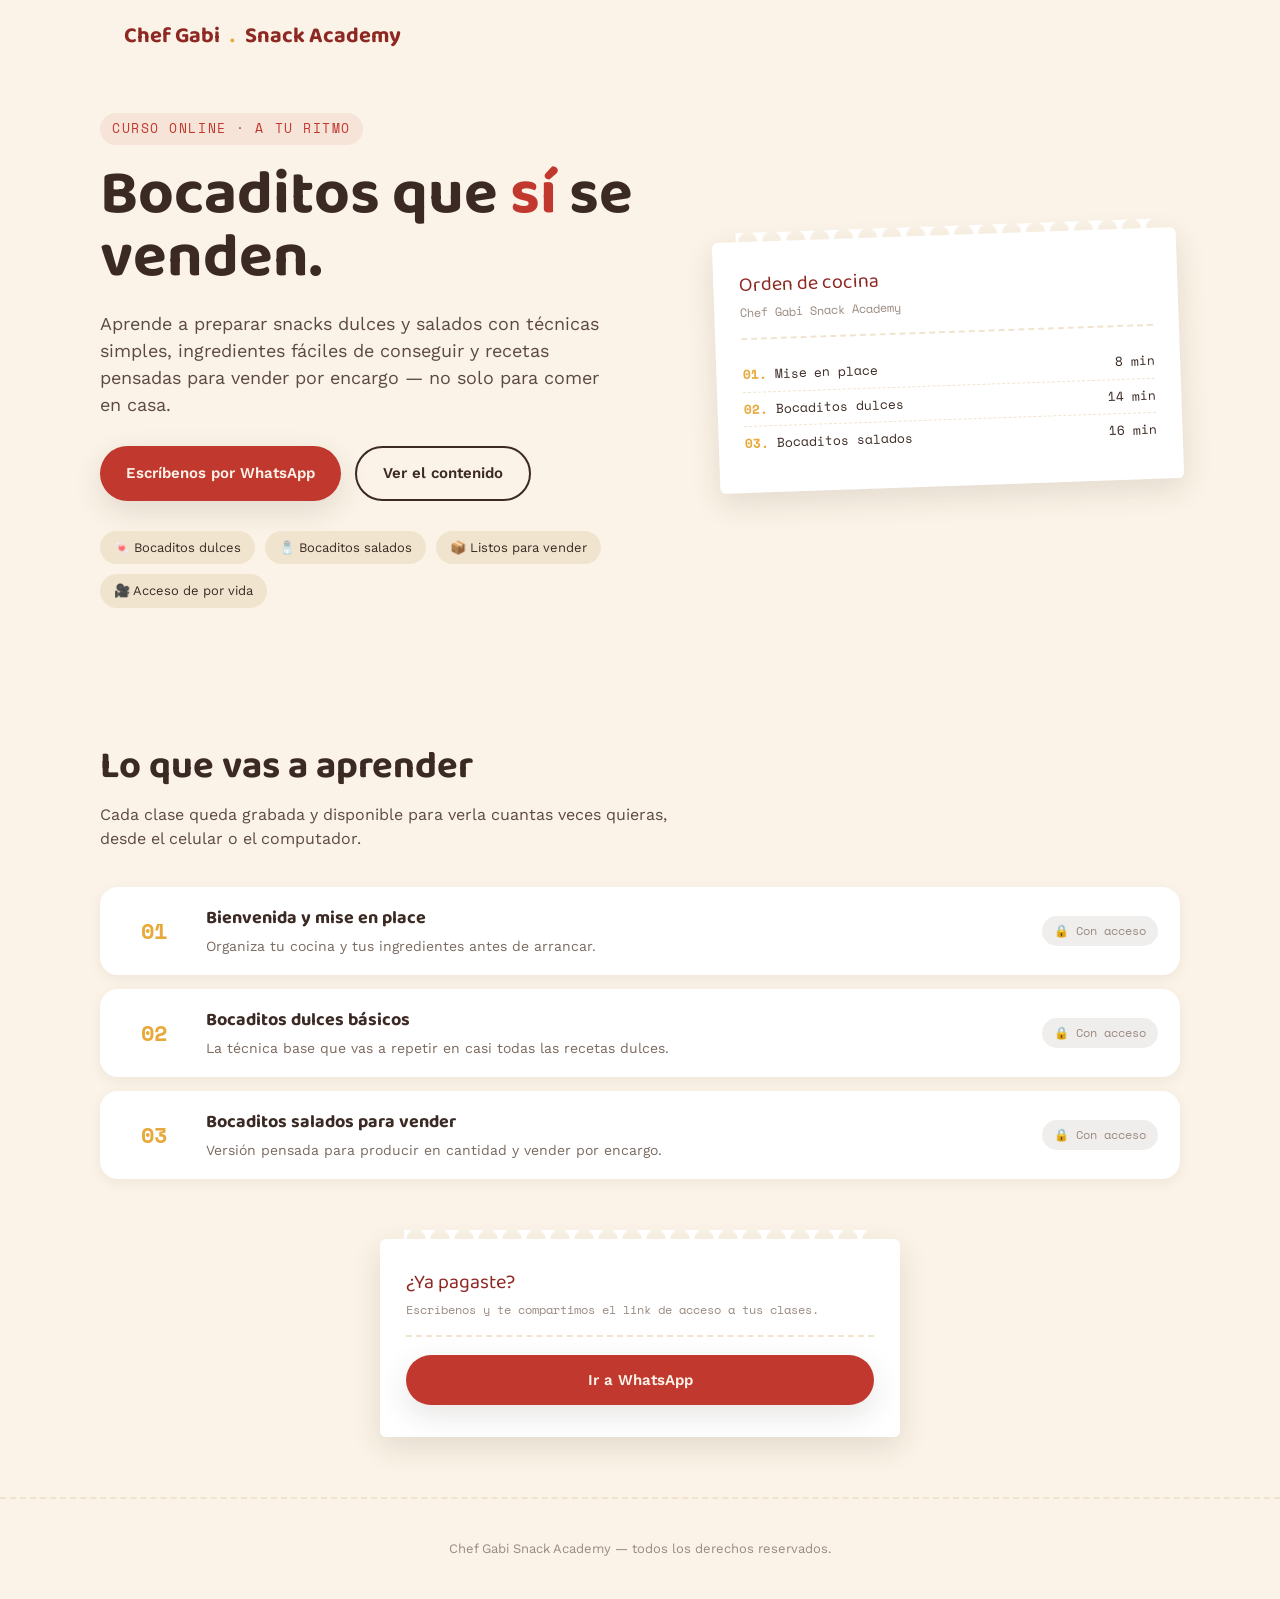
<file: index.html>
<!DOCTYPE html>
<html lang="es">
<head>
<meta charset="UTF-8">
<meta name="viewport" content="width=device-width, initial-scale=1.0">
<title>Chef Gabi Snack Academy — Bocaditos dulces y salados</title>
<meta name="description" content="Aprende a preparar bocaditos dulces y salados listos para vender, paso a paso, con Chef Gabi.">
<link rel="preconnect" href="https://fonts.googleapis.com">
<link href="https://fonts.googleapis.com/css2?family=Baloo+2:wght@600;700;800&family=Work+Sans:wght@400;500;600&family=Space+Mono:wght@400;700&display=swap" rel="stylesheet">
<link rel="stylesheet" href="estilos.css">
</head>
<body>

<header class="topbar">
  <div class="envoltura">
    <a href="#" class="marca">Chef Gabi<span class="punto">.</span>Snack Academy</a>
  </div>
</header>

<main>
  <section class="hero envoltura">
    <div>
      <span class="eyebrow">Curso online · a tu ritmo</span>
      <h1>Bocaditos que <em>sí</em> se venden.</h1>
      <p class="lead">Aprende a preparar snacks dulces y salados con técnicas simples, ingredientes fáciles de conseguir y recetas pensadas para vender por encargo — no solo para comer en casa.</p>
      <div class="acciones">
        <a href="https://wa.me/" class="boton boton-primario">Escríbenos por WhatsApp</a>
        <a href="#clases" class="boton boton-secundario">Ver el contenido</a>
      </div>
      <div class="tags">
        <span class="tag">🍬 Bocaditos dulces</span>
        <span class="tag">🧂 Bocaditos salados</span>
        <span class="tag">📦 Listos para vender</span>
        <span class="tag">🎥 Acceso de por vida</span>
      </div>
    </div>

    <div class="boleta">
      <p class="titulo-boleta">Orden de cocina</p>
      <p class="sub-boleta">Chef Gabi Snack Academy</p>
      <ul>
        <li><span><span class="num">01.</span> Mise en place</span> <span>8 min</span></li>
        <li><span><span class="num">02.</span> Bocaditos dulces</span> <span>14 min</span></li>
        <li><span><span class="num">03.</span> Bocaditos salados</span> <span>16 min</span></li>
      </ul>
    </div>
  </section>

  <section class="seccion envoltura" id="clases">
    <h2>Lo que vas a aprender</h2>
    <p class="desc">Cada clase queda grabada y disponible para verla cuantas veces quieras, desde el celular o el computador.</p>

    <div class="lista-clases">
      <div class="clase">
        <div class="indice">01</div>
        <div>
          <h3>Bienvenida y mise en place</h3>
          <p>Organiza tu cocina y tus ingredientes antes de arrancar.</p>
        </div>
        <span class="estado bloqueada">🔒 Con acceso</span>
      </div>
      <div class="clase">
        <div class="indice">02</div>
        <div>
          <h3>Bocaditos dulces básicos</h3>
          <p>La técnica base que vas a repetir en casi todas las recetas dulces.</p>
        </div>
        <span class="estado bloqueada">🔒 Con acceso</span>
      </div>
      <div class="clase">
        <div class="indice">03</div>
        <div>
          <h3>Bocaditos salados para vender</h3>
          <p>Versión pensada para producir en cantidad y vender por encargo.</p>
        </div>
        <span class="estado bloqueada">🔒 Con acceso</span>
      </div>
    </div>
  </section>

  <section class="seccion envoltura" style="padding-top:0;">
    <div class="boleta" style="transform:none; max-width:520px; margin:0 auto;">
      <p class="titulo-boleta">¿Ya pagaste?</p>
      <p class="sub-boleta">Escríbenos y te compartimos el link de acceso a tus clases.</p>
      <a href="https://wa.me/" class="boton boton-primario" style="width:100%; justify-content:center; font-family:'Work Sans', sans-serif;">Ir a WhatsApp</a>
    </div>
  </section>
</main>

<footer class="pie">
  <div class="envoltura">Chef Gabi Snack Academy — todos los derechos reservados.</div>
</footer>

</body>
</html>
</file>
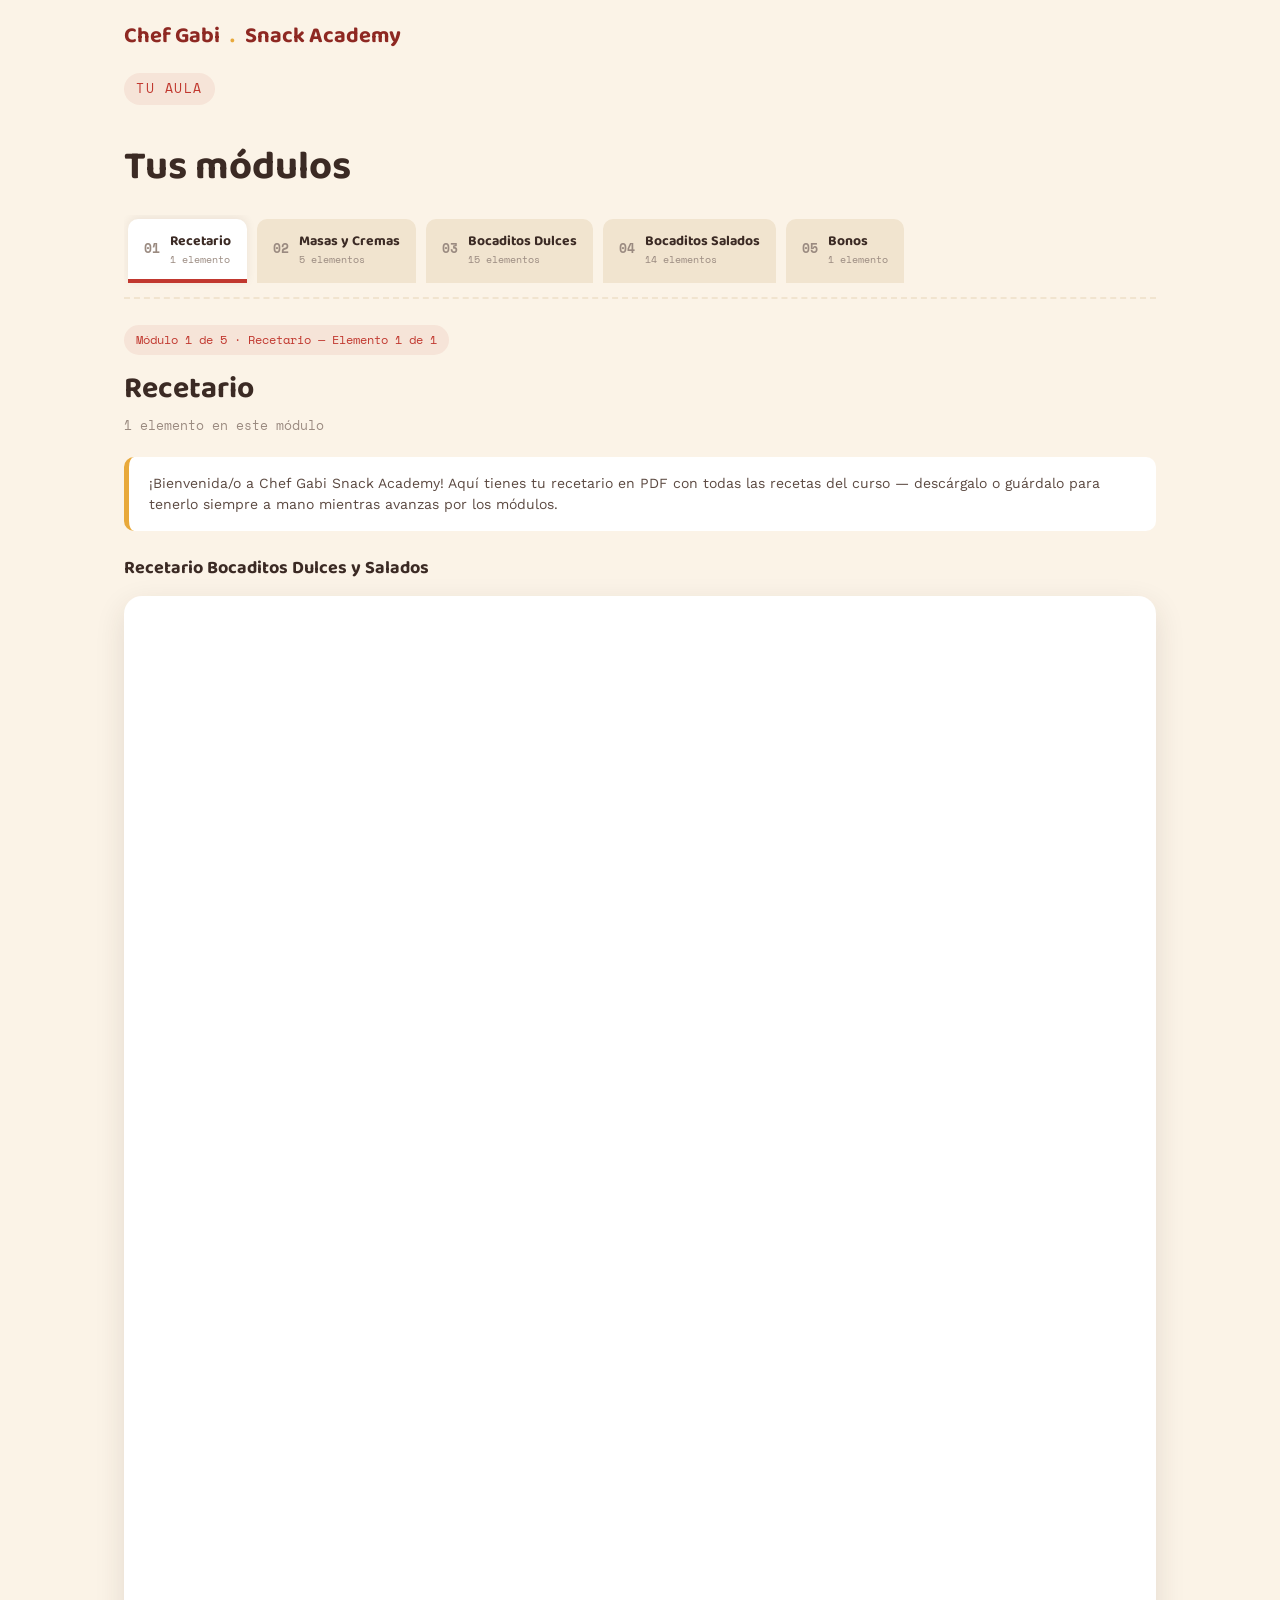
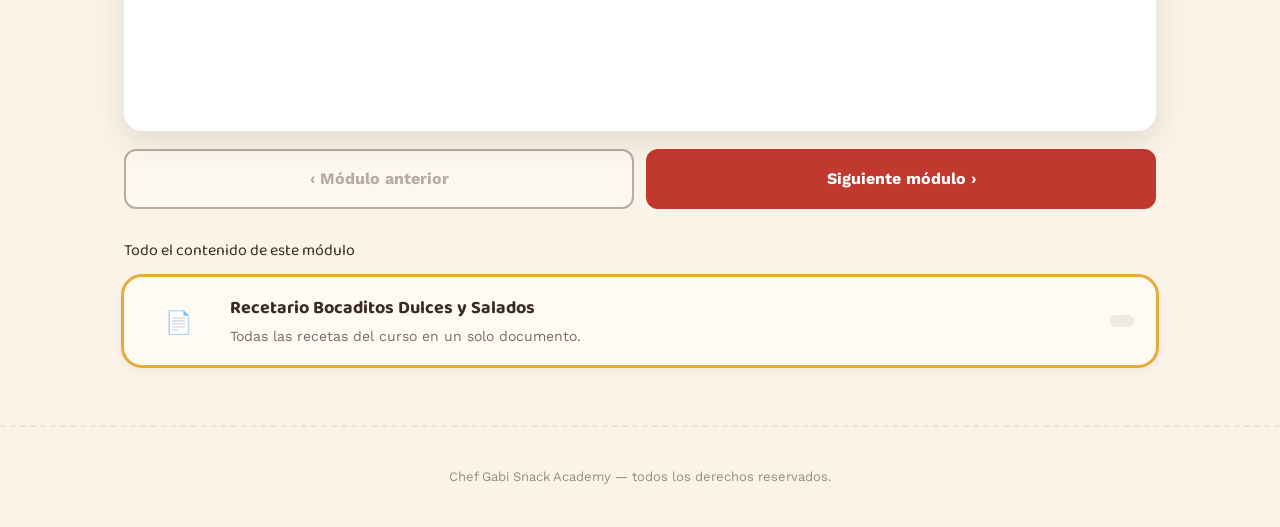
<file: aula-xk92m7.html>
<!DOCTYPE html>
<html lang="es">
<head>
<meta charset="UTF-8">
<meta name="viewport" content="width=device-width, initial-scale=1.0">
<!-- noindex: esta página no debe aparecer en buscadores -->
<meta name="robots" content="noindex, nofollow">
<title>Tus clases — Chef Gabi Snack Academy</title>
<link rel="preconnect" href="https://fonts.googleapis.com">
<link href="https://fonts.googleapis.com/css2?family=Baloo+2:wght@600;700;800&family=Work+Sans:wght@400;500;600&family=Space+Mono:wght@400;700&display=swap" rel="stylesheet">
<link rel="stylesheet" href="estilos.css">
</head>
<body>

<header class="topbar">
  <div class="envoltura">
    <a href="index.html" class="marca">Chef Gabi<span class="punto">.</span>Snack Academy</a>
  </div>
</header>

<main class="envoltura" style="padding-bottom:60px;">
  <span class="eyebrow">Tu aula</span>
  <h1 style="font-family:var(--display); font-size:clamp(28px,4vw,40px); margin:14px 0 18px;">Tus módulos</h1>

  <nav class="panel-modulos" id="panel-modulos">
    <p style="color:#9a8a80; font-size:14px;">Cargando módulos...</p>
  </nav>

  <div class="contenido-modulo">
    <p class="migas" id="migas"></p>
    <h2 id="titulo-modulo-activo">—</h2>
    <span class="cuenta-total" id="cuenta-total-modulo"></span>

    <div class="mensaje-modulo" id="mensaje-modulo"></div>

    <div id="reproductor" style="display:none;">
      <h3 id="titulo-reproductor" style="font-family:var(--display); font-size:18px; margin-bottom:14px;"></h3>
      <div class="video-envoltura" id="envoltura-video">
        <iframe id="iframe-video" src="" allow="autoplay; fullscreen; picture-in-picture" allowfullscreen webkitallowfullscreen mozallowfullscreen></iframe>
      </div>

      <div class="nav-clases">
        <button id="btn-anterior" class="boton-nav">‹ Anterior</button>
        <button id="btn-siguiente" class="boton-nav boton-nav-primario">Siguiente ›</button>
      </div>
    </div>

    <p class="titulo-lista">Todo el contenido de este módulo</p>
    <div class="lista-clases" id="lista-clases"></div>
  </div>
</main>

<footer class="pie">
  <div class="envoltura">Chef Gabi Snack Academy — todos los derechos reservados.</div>
</footer>

<script src="aula.js"></script>
</body>
</html>
</file>
<file: estilos.css>
/* Reset mínimo compartido por todos los productos del portafolio */
* { margin: 0; padding: 0; box-sizing: border-box; }
img, svg { display: block; max-width: 100%; }
h1, h2, h3, h4, p, ul { margin: 0; }
button { font: inherit; }
/* ============================================================
   CHEF GABI SNACK ACADEMY — sistema de diseño
   Paleta: "boleta de cocina" — cereza, mostaza, cacao, crema, salvia
   ============================================================ */

:root {
  --crema: #FBF3E7;
  --crema-osc: #F1E4CF;
  --cereza: #C1382F;
  --cereza-osc: #8E2822;
  --mostaza: #E8A93B;
  --cacao: #3B2A24;
  --salvia: #7C9473;

  --display: 'Baloo 2', system-ui, sans-serif;
  --body: 'Work Sans', system-ui, sans-serif;
  --mono: 'Space Mono', monospace;

  --radio: 18px;
  --sombra: 0 10px 30px rgba(59, 42, 36, 0.12);
}

* { box-sizing: border-box; }

html { scroll-behavior: smooth; }

@media (prefers-reduced-motion: reduce) {
  html { scroll-behavior: auto; }
  * { animation-duration: 0.01ms !important; animation-iteration-count: 1 !important; transition-duration: 0.01ms !important; }
}

body {
  margin: 0;
  background: var(--crema);
  color: var(--cacao);
  font-family: var(--body);
  line-height: 1.5;
  -webkit-font-smoothing: antialiased;
}

a { color: inherit; }

:focus-visible {
  outline: 3px solid var(--salvia);
  outline-offset: 3px;
}

.envoltura {
  max-width: 1080px;
  margin: 0 auto;
  padding: 0 24px;
}

/* ---------- Encabezado ---------- */
.topbar {
  padding: 20px 0;
}

.marca {
  display: flex;
  align-items: center;
  gap: 10px;
  font-family: var(--display);
  font-size: 22px;
  font-weight: 700;
  color: var(--cereza-osc);
  text-decoration: none;
}

.marca span.punto {
  color: var(--mostaza);
}

/* ---------- Hero: boleta de cocina ---------- */
.hero {
  padding: 40px 0 70px;
  display: grid;
  grid-template-columns: 1.1fr 0.9fr;
  gap: 48px;
  align-items: center;
}

@media (max-width: 860px) {
  .hero { grid-template-columns: 1fr; padding-bottom: 40px; }
}

.eyebrow {
  font-family: var(--mono);
  font-size: 13px;
  letter-spacing: 0.12em;
  text-transform: uppercase;
  color: var(--cereza);
  background: rgba(193, 56, 47, 0.08);
  display: inline-block;
  padding: 6px 12px;
  border-radius: 999px;
  margin-bottom: 18px;
}

.hero h1 {
  font-family: var(--display);
  font-size: clamp(38px, 5.5vw, 62px);
  line-height: 1.03;
  margin: 0 0 20px;
  color: var(--cacao);
}

.hero h1 em {
  font-style: normal;
  color: var(--cereza);
  position: relative;
}

.hero p.lead {
  font-size: 18px;
  max-width: 46ch;
  color: #5c4a42;
  margin: 0 0 28px;
}

.acciones { display: flex; gap: 14px; flex-wrap: wrap; }

.boton {
  font-family: var(--body);
  font-weight: 600;
  font-size: 15px;
  padding: 14px 26px;
  border-radius: 999px;
  border: none;
  cursor: pointer;
  text-decoration: none;
  display: inline-flex;
  align-items: center;
  gap: 8px;
  transition: transform 0.15s ease, box-shadow 0.15s ease;
}

.boton:hover { transform: translateY(-2px); }

.boton-primario {
  background: var(--cereza);
  color: var(--crema);
  box-shadow: var(--sombra);
}

.boton-primario:hover { background: var(--cereza-osc); }

.boton-secundario {
  background: transparent;
  color: var(--cacao);
  border: 2px solid var(--cacao);
}

/* ---------- Boleta / ticket visual (elemento firma) ---------- */
.boleta {
  background: #fff;
  border-radius: 6px;
  box-shadow: var(--sombra);
  padding: 28px 26px 32px;
  position: relative;
  transform: rotate(-2deg);
  font-family: var(--mono);
}

.boleta::before {
  content: "";
  position: absolute;
  top: -9px; left: 24px; right: 24px;
  height: 18px;
  background:
    radial-gradient(circle at 12px 9px, transparent 9px, #fff 10px) repeat-x;
  background-size: 24px 18px;
}

.boleta .titulo-boleta {
  font-family: var(--display);
  font-size: 20px;
  color: var(--cereza-osc);
  margin: 0 0 4px;
}

.boleta .sub-boleta {
  font-size: 12px;
  color: #9a8a80;
  margin: 0 0 18px;
  border-bottom: 2px dashed var(--crema-osc);
  padding-bottom: 16px;
}

.boleta ul { list-style: none; padding: 0; margin: 0; }

.boleta li {
  display: flex;
  justify-content: space-between;
  font-size: 13px;
  padding: 7px 0;
  border-bottom: 1px dashed var(--crema-osc);
}

.boleta li:last-child { border-bottom: none; }

.boleta .num { color: var(--mostaza); font-weight: 700; }

/* ---------- Ingredientes / tags ---------- */
.tags {
  display: flex;
  flex-wrap: wrap;
  gap: 10px;
  margin: 30px 0 0;
}

.tag {
  font-size: 13px;
  padding: 7px 14px;
  border-radius: 999px;
  background: var(--crema-osc);
  color: var(--cacao);
}

/* ---------- Índice de clases (numerado, sí es secuencia real) ---------- */
.seccion { padding: 60px 0; }

.seccion h2 {
  font-family: var(--display);
  font-size: clamp(28px, 4vw, 38px);
  margin: 0 0 8px;
}

.seccion .desc {
  color: #5c4a42;
  max-width: 60ch;
  margin: 0 0 36px;
}

.lista-clases {
  display: grid;
  gap: 14px;
}

.clase {
  display: grid;
  grid-template-columns: 64px 1fr auto;
  align-items: center;
  gap: 20px;
  background: #fff;
  border-radius: var(--radio);
  padding: 18px 22px;
  box-shadow: 0 4px 14px rgba(59, 42, 36, 0.06);
}

@media (max-width: 420px) {
  .clase {
    grid-template-columns: 40px 1fr;
    grid-template-areas:
      "indice titulo"
      "estado estado";
    row-gap: 8px;
  }
  .clase .indice { grid-area: indice; font-size: 18px; }
  .clase > div:nth-child(2) { grid-area: titulo; }
  .clase .estado { grid-area: estado; justify-self: start; }
}

.clase .indice {
  font-family: var(--mono);
  font-size: 22px;
  font-weight: 700;
  color: var(--mostaza);
  text-align: center;
}

.clase h3 {
  font-family: var(--display);
  font-size: 18px;
  margin: 0 0 4px;
}

.clase p {
  margin: 0;
  font-size: 14px;
  color: #7a6a60;
}

.clase .estado {
  font-family: var(--mono);
  font-size: 12px;
  padding: 6px 12px;
  border-radius: 999px;
  white-space: nowrap;
}

.estado.disponible { background: rgba(124, 148, 115, 0.15); color: var(--salvia); }
.estado.bloqueada { background: rgba(59, 42, 36, 0.08); color: #9a8a80; }

/* ---------- Aula por módulos ---------- */

/* Panel de módulos: pestañas horizontales con scroll (funciona igual en PC y celular) */
.panel-modulos {
  display: flex;
  gap: 10px;
  overflow-x: auto;
  padding: 4px 4px 14px;
  margin-bottom: 26px;
  border-bottom: 2px dashed var(--crema-osc);
  -webkit-overflow-scrolling: touch;
}

.modulo-tab {
  display: flex;
  align-items: center;
  gap: 10px;
  flex: 0 0 auto;
  background: var(--crema-osc);
  border: none;
  border-bottom: 4px solid transparent;
  border-radius: 10px 10px 0 0;
  padding: 12px 16px;
  cursor: pointer;
  text-align: left;
  font-family: var(--body);
  color: var(--cacao);
  white-space: nowrap;
  transition: background 0.15s ease;
}

.modulo-tab .num-modulo {
  font-family: var(--mono);
  font-size: 13px;
  font-weight: 700;
  color: #9a8a80;
}

.modulo-tab .info-modulo { display: flex; flex-direction: column; }

.modulo-tab .titulo-modulo {
  font-family: var(--display);
  font-size: 14px;
  font-weight: 700;
}

.modulo-tab .cuenta-modulo {
  font-family: var(--mono);
  font-size: 10px;
  color: #9a8a80;
}

.modulo-tab.activo {
  background: #fff;
  box-shadow: 0 -2px 10px rgba(59, 42, 36, 0.08);
}

.modulo-tab:nth-child(5n+1).activo { border-bottom-color: var(--cereza); }
.modulo-tab:nth-child(5n+2).activo { border-bottom-color: var(--mostaza); }
.modulo-tab:nth-child(5n+3).activo { border-bottom-color: var(--salvia); }
.modulo-tab:nth-child(5n+4).activo { border-bottom-color: var(--cereza-osc); }
.modulo-tab:nth-child(5n+5).activo { border-bottom-color: #B08A2E; }

/* Migas de pan: siempre dice dónde está la persona parada */
.migas {
  font-family: var(--mono);
  font-size: 12px;
  color: var(--cereza);
  background: rgba(193, 56, 47, 0.08);
  display: inline-block;
  padding: 6px 12px;
  border-radius: 999px;
  margin-bottom: 12px;
}

.contenido-modulo h2 {
  font-family: var(--display);
  font-size: clamp(22px, 3.4vw, 30px);
  margin-bottom: 4px;
}

.contenido-modulo .cuenta-total {
  font-family: var(--mono);
  font-size: 13px;
  color: #9a8a80;
  margin-bottom: 22px;
  display: block;
}

.titulo-lista {
  font-family: var(--display);
  font-size: 16px;
  color: var(--cacao);
  margin: 30px 0 14px;
}

/* Botones grandes Anterior / Siguiente: navegación a prueba de todo el mundo */
.nav-clases {
  display: grid;
  grid-template-columns: 1fr 1fr;
  gap: 12px;
  margin: 18px 0 8px;
}

.boton-nav {
  font-family: var(--body);
  font-weight: 700;
  font-size: 16px;
  padding: 16px 12px;
  border-radius: 12px;
  border: 2px solid var(--cacao);
  background: #fff;
  color: var(--cacao);
  cursor: pointer;
  transition: transform 0.15s ease, opacity 0.15s ease;
}

.boton-nav:hover:not(:disabled) { transform: translateY(-2px); }

.boton-nav-primario {
  background: var(--cereza);
  border-color: var(--cereza);
  color: #fff;
}

.boton-nav:disabled {
  opacity: 0.35;
  cursor: not-allowed;
}

.clase.activa {
  outline: 3px solid var(--mostaza);
  background: #FFFBF2;
}

/* ---------- Reproductor de clase (página de acceso) ---------- */
.video-envoltura {
  position: relative;
  padding-top: 56.25%;
  border-radius: var(--radio);
  overflow: hidden;
  background: var(--cacao);
  box-shadow: var(--sombra);
}

.video-envoltura.vertical {
  padding-top: 177.78%;
  max-width: 420px;
  margin: 0 auto;
}

@media (max-width: 480px) {
  .video-envoltura.vertical { max-width: 100%; }
}

.video-envoltura iframe {
  position: absolute; inset: 0;
  width: 100%; height: 100%;
  border: 0;
}

.video-envoltura iframe:fullscreen,
.video-envoltura iframe:-webkit-full-screen {
  position: fixed !important;
  inset: 0 !important;
  width: 100vw !important;
  height: 100vh !important;
}

.video-envoltura.documento {
  padding-top: 130%;
  background: #fff;
}

@media (min-width: 600px) {
  .video-envoltura.documento { padding-top: 110%; }
}

.mensaje-modulo {
  display: none;
  background: #fff;
  border-left: 5px solid var(--mostaza);
  border-radius: 10px;
  padding: 16px 20px;
  font-size: 14px;
  color: #5c4a42;
  margin-bottom: 24px;
  white-space: pre-line;
}

/* ---------- Footer ---------- */
.pie {
  padding: 40px 0;
  border-top: 2px dashed var(--crema-osc);
  color: #9a8a80;
  font-size: 13px;
  text-align: center;
}
</file>
